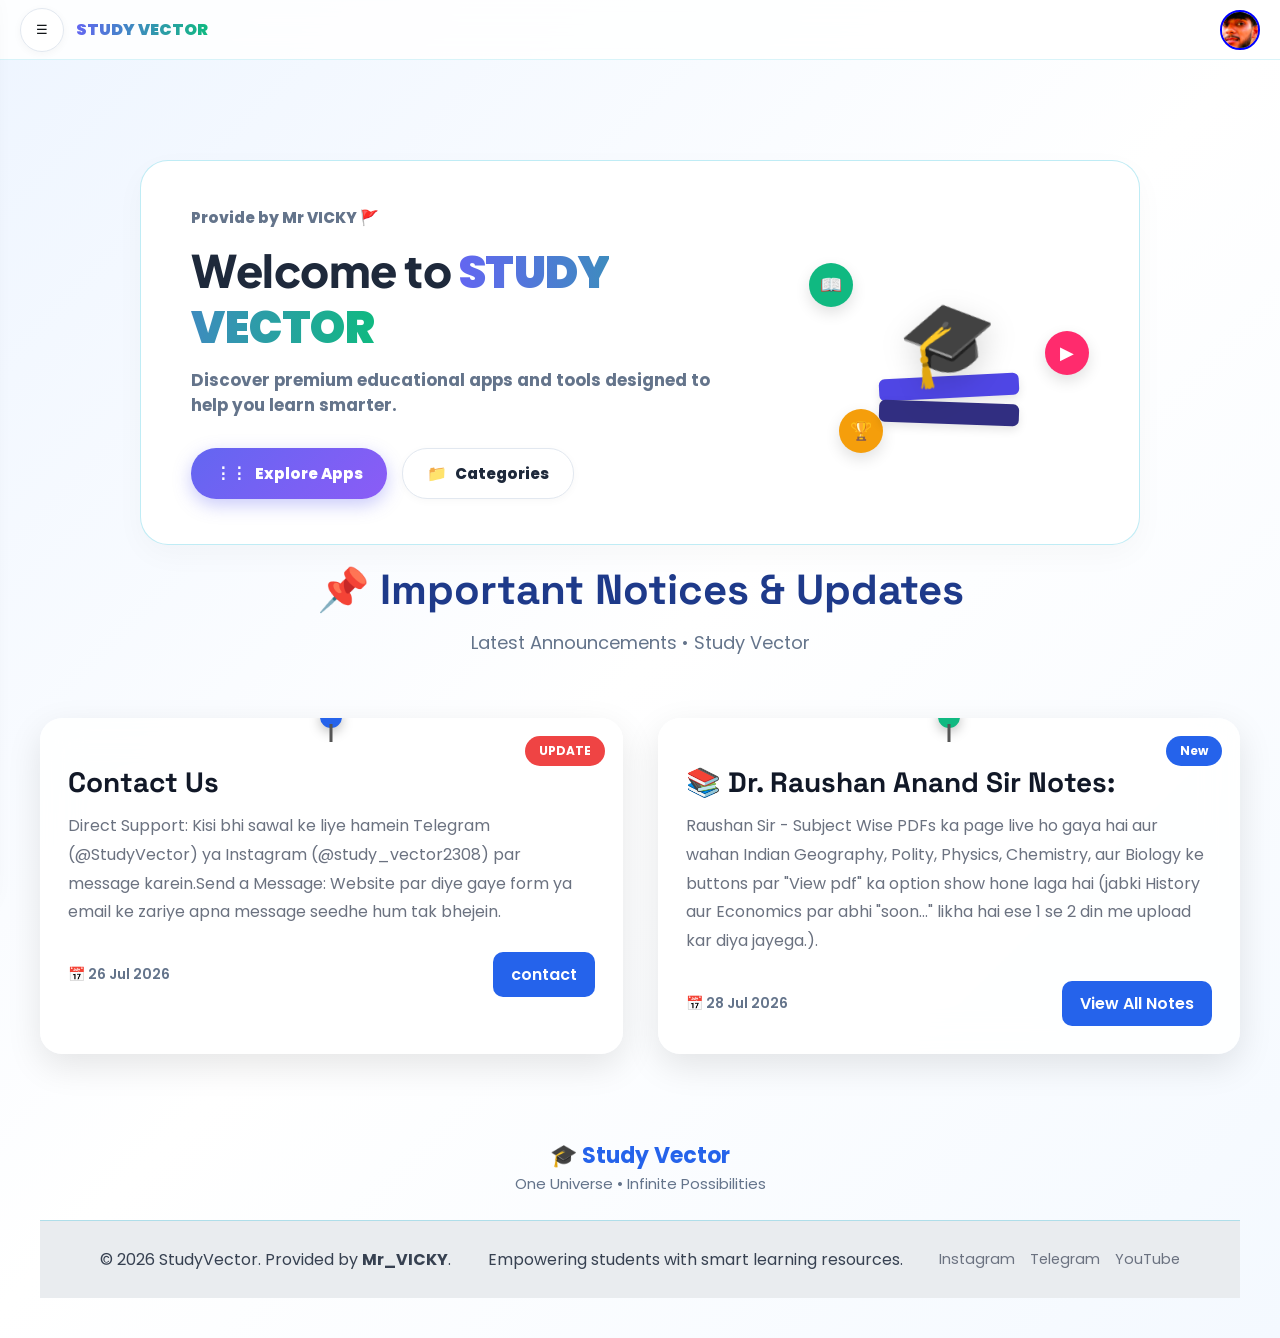
<file: index.html>
<!DOCTYPE html>
<html lang="en">

<head>
    <meta charset="UTF-8">
    <meta name="viewport" content="width=device-width, initial-scale=1.0">
    <title>Study Vector</title>
    <link rel="icon" type="image/jpeg" href="logo.png">
    <link rel="stylesheet" href="style.css">
    <link href="https://fonts.googleapis.com/css2?family=Plus+Jakarta+Sans:wght@700;800;900&display=swap"
        rel="stylesheet">
    <meta property="logo.jpg" content="logo.png">
</head>

<body>

    <header class="site-header">
        <div class="header-left">
            <button class="menu-btn" id="menuToggle">☰</button>
        
            <div class="auto-color-logo">
                <span class="logo-dot"></span>
                <span class="logo-text">STUDY VECTOR</span>
            </div>
        </div>

        <div class="header-right">
            <a href="about.html" style="text-decoration: none; display: inline-block;">
                <div class="profile-avatar">
                    <img src="MY.jpg" alt="Profile"
                        style="width: 100%; height: 100%; object-fit: cover; border-radius: 50%;">
                </div>
            </a>
        </div>
    </header>

    <main>
        <section class="welcome-hero-section">
            <div class="welcome-card">
                <!-- Left Side: Content -->
                <div class="welcome-content">
                    <div class="greeting-badge">
                        Provide by Mr VICKY 🚩
                    </div>

                    <h1 class="welcome-title">
                        Welcome to <span class="highlight-brand">STUDY VECTOR</span>
                    </h1>

                    <p class="welcome-subtitle">
                        Discover premium educational apps and tools designed to help you learn smarter.
                    </p>

                    <div class="welcome-btn-group">
                        <a href="#apps" class="btn-primary">
                            <span class="btn-icon">⋮⋮</span> Explore Apps
                        </a>
                        <a href="notes.html" class="btn-secondary">
                            <span class="btn-icon">📁</span> Categories
                        </a>
                    </div>
                </div>

                <!-- Right Side: Visual Graphic Elements -->
                <div class="welcome-graphic">
                    <!-- Floating Small Icons -->
                    <div class="floating-icon icon-book">📖</div>
                    <div class="floating-icon icon-trophy">🏆</div>
                    <div class="floating-icon icon-play">▶</div>

                    <!-- Graduation Cap & Books Center Graphics -->
                    <div class="graphic-center-art">
                        <div class="grad-cap">🎓</div>
                        <div class="stacked-books">
                            <div class="book book-top"></div>
                            <div class="book book-bottom"></div>
                        </div>
                    </div>
                </div>
            </div>
        </section>

        <div id="notice-box"></div>
        <script>
            fetch('Notice.html')
                .then(r => r.text())
                .then(h => document.getElementById('notice-box').innerHTML = h);
        </script>
    </main>

    <footer class="site-footer">
        <div class="footer-container">
            <div class="footer-left">
                <p>&copy; 2026 StudyVector. Provided by <strong>Mr_VICKY</strong>.</p>
            </div>
            <div class="footer-center">
                <p>Empowering students with smart learning resources.</p>
            </div>
            <div class="footer-right">
                <a href="#" target="_blank">Instagram</a>
                <a href="https://t.me/studyvector" target="_blank">Telegram</a>
                <a href="#" target="_blank">YouTube</a>
            </div>
        </div>
    </footer>

    <!-- Sidebar Overlay (Background Dimming) -->
    <div class="sidebar-overlay" id="sidebarOverlay"></div>

    <!-- Sidebar Drawer Container -->
    <div class="sidebar-drawer" id="sidebarDrawer">
        <!-- Sidebar Header -->
        <div class="sidebar-header">
            <div class="sidebar-brand-box">
                <div class="sidebar-logo-icon"
                    style="width: 40px; height: 40px; background: #00b4d8; border-radius: 10px; display: flex; align-items: center; justify-content: center; overflow: hidden;">
                    <img src="logo.jpg" alt="Logo" style="width: 100%; height: 100%; object-fit: cover;">
                </div>
                <div>
                    <h2 class="sidebar-title">STUDY VECTOR</h2>
                    <p class="sidebar-subtitle">POWERED BY Mr_VICKY 🚩</p>
                </div>
            </div>
        </div>

        <!-- Sidebar Navigation Links -->
        <nav class="sidebar-nav">
            <ul>
                <li>
                    <a href="index.html" class="nav-item active">
                        <span class="nav-icon">🏠</span>
                        <span>Home</span>
                    </a>
                </li>
                <li>
                    <a href="notes.html" class="nav-item">
                        <span class="nav-icon">📚</span>
                        <span>Notes & PDFs</span>
                    </a>
                </li>
                <li>
                    <a href="community.html" class="nav-item">
                        <span class="nav-icon">👥</span>
                        <span>Community</span>
                    </a>
                </li>
                <li>
                    <a href="#" class="nav-item">
                        <span class="nav-icon">⚙️</span>
                        <span>Settings</span>
                    </a>
                </li>
                <li>
                    <a href="about.html" class="nav-item">
                        <span class="nav-icon">👤</span>
                        <span>About Developer</span>
                    </a>
                </li>
                <li>
                    <a href="./Contact.html" class="nav-item">
                        <span class="nav-icon">❓</span>
                        <span>Help Center & Guides</span>
                    </a>
                </li>
            </ul>
        </nav>
    </div>

    <!-- JavaScript File Loaded at the Bottom -->
    <script src="./script.js"></script>
</body>

</html>
</file>
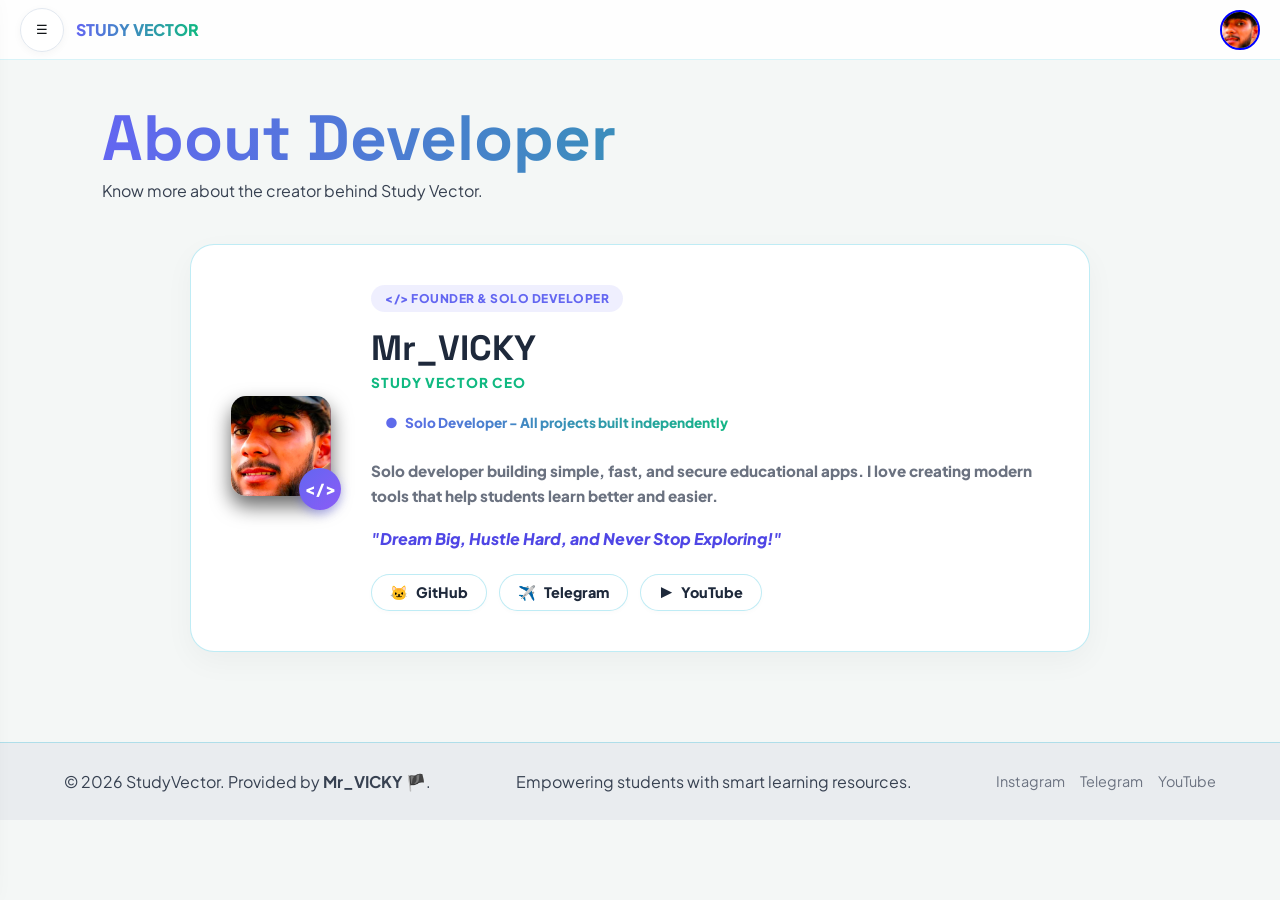
<file: about.html>
<!DOCTYPE html>
<html lang="hi">

<head>
    <meta charset="UTF-8">
    <meta name="viewport" content="width=device-width, initial-scale=1.0">
    <title>Study Vector - About Developer</title>
    <link rel="icon" type="image/jpeg" href="logo.png">
    <link rel="stylesheet" href="style.css">
    <script src="./script.js" defer></script>
</head>

<body>

    <!-- Header & Navbar -->
    <header class="site-header">
        <div class="header-left">
            <button class="menu-btn" id="menuToggle">☰</button>
            <div class="auto-color-logo">
                <span class="logo-dot"></span>
                <span class="logo-text">STUDY VECTOR</span>
            </div>
        </div>

        <div class="header-right">
            <!-- <div class="streak-badge">
                <span class="fire-icon">🔥</span>
                <span class="streak-count">1</span>
            </div> -->

            <!-- <button class="theme-toggle" id="themeToggle" aria-label="Toggle Theme"></button> -->

            <a href="about.html" style="text-decoration: none; display: inline-block;">
                <div class="profile-avatar">
                    <img src="MY.jpg" alt="Profile"
                        style="width: 100%; height: 100%; object-fit: cover; border-radius: 50%;">
                </div>
            </a>
        </div>
    </header>

    <!-- Main Content -->
    <main class="main-content">
        <div class="notes-hero">
            <h1 class="gradient-text">About Developer</h1>
            <p>Know more about the creator behind Study Vector.</p>
        </div>

        <!-- Developer Profile Card Section -->
        <section class="developer-section">
            <div class="developer-card">
                <!-- Left Side: Profile Image with Floating Badge -->
                <div class="dev-img-container">
                    <img src="MY.jpg" alt="Developer Profile" class="dev-avatar">
                    <div class="dev-floating-badge">&lt;/&gt;</div>
                </div>

                <!-- Right Side: Details -->
                <div class="dev-info">
                    <div class="badge-top">&lt;/&gt; FOUNDER & SOLO DEVELOPER</div>
                    <h2>Mr_VICKY</h2>
                    <div class="dev-subtitle">STUDY VECTOR CEO</div>

                    <div class="dev-tag">
                        <span>●</span> Solo Developer - All projects built independently
                    </div>

                    <p class="dev-bio">
                        Solo developer building simple, fast, and secure educational apps. I love creating modern tools
                        that help students learn better and easier.
                    </p>

                    <blockquote class="dev-quote">
                        "Dream Big, Hustle Hard, and Never Stop Exploring!"
                    </blockquote>

                    <div class="dev-social-buttons">
                        <a href="https://github.com" target="_blank" class="dev-btn">
                            <span>🐱</span> GitHub
                        </a>
                        <a href="https://t.me/studyvector" target="_blank" class="dev-btn">
                            <span>✈️</span> Telegram
                        </a>
                        <a href="https://youtube.com" target="_blank" class="dev-btn">
                            <span>▶️</span> YouTube
                        </a>
                    </div>
                </div>
            </div>
        </section>
    </main>

    <!-- Footer -->
    <footer class="site-footer">
        <div class="footer-container">
            <div class="footer-left">
                <p>&copy; 2026 StudyVector. Provided by <strong>Mr_VICKY</strong> 🏴.</p>
            </div>
            <div class="footer-center">
                <p>Empowering students with smart learning resources.</p>
            </div>
            <div class="footer-right">
                <a href="#" target="_blank">Instagram</a>
                <a href="https://t.me/studyvector" target="_blank">Telegram</a>
                <a href="#" target="_blank">YouTube</a>
            </div>
        </div>
    </footer>

    <!-- Sidebar Structure Container -->
    <div class="sidebar-overlay" id="sidebarOverlay"></div>

    <div class="sidebar-drawer" id="sidebarDrawer">
        <div class="sidebar-header"
            style="display: flex; align-items: center; justify-content: space-between; padding: 20px 15px; border-bottom: 1px solid #edf2f7;">
            <div class="sidebar-brand-box" style="display: flex; align-items: center; gap: 10px;">
                <div class="sidebar-logo-icon"
                    style="width: 40px; height: 40px; background: #00b4d8; border-radius: 10px; display: flex; align-items: center; justify-content: center; overflow: hidden;">
                    <img src="logo.jpg" alt="Logo" style="width: 100%; height: 100%; object-fit: cover;">
                </div>
                 <div>
                    <h2 class="sidebar-title">STUDY VECTOR</h2>
                    <p class="sidebar-subtitle">POWERED BY Mr_VICKY 🏴</p>
                </div>
            </div>
            <button class="sidebar-close-btn" id="sidebarClose"
                style="background: #f7fafc; border: 1px solid #e2e8f0; width: 36px; height: 36px; border-radius: 50%; cursor: pointer;">✕</button>
        </div>

        <nav class="sidebar-nav">
            <ul>
                <li>
                    <a href="index.html" class="nav-item">
                        <span class="nav-icon">🏠</span>
                        <span>Home</span>
                    </a>
                </li>
                <li>
                    <a href="notes.html" class="nav-item">
                        <span class="nav-icon">📚</span>
                        <span>Notes & PDFs</span>
                    </a>
                </li>
                <li>
                    <a href="community.html" class="nav-item">
                        <span class="nav-icon">👥</span>
                        <span>Community</span>
                    </a>
                </li>
                <li>
                    <a href="#" class="nav-item">
                        <span class="nav-icon">⚙️</span>
                        <span>Settings</span>
                    </a>
                </li>
                <li>
                    <a href="about.html" class="nav-item active">
                        <span class="nav-icon">👤</span>
                        <span>About Developer</span>
                    </a>
                </li>
                <li>
                    <a href="./Contact.html" class="nav-item">
                        <span class="nav-icon">❓</span>
                        <span>Help Center & Guides</span>
                    </a>
                </li>
            </ul>
        </nav>
    </div>

</body>

</html>
</file>
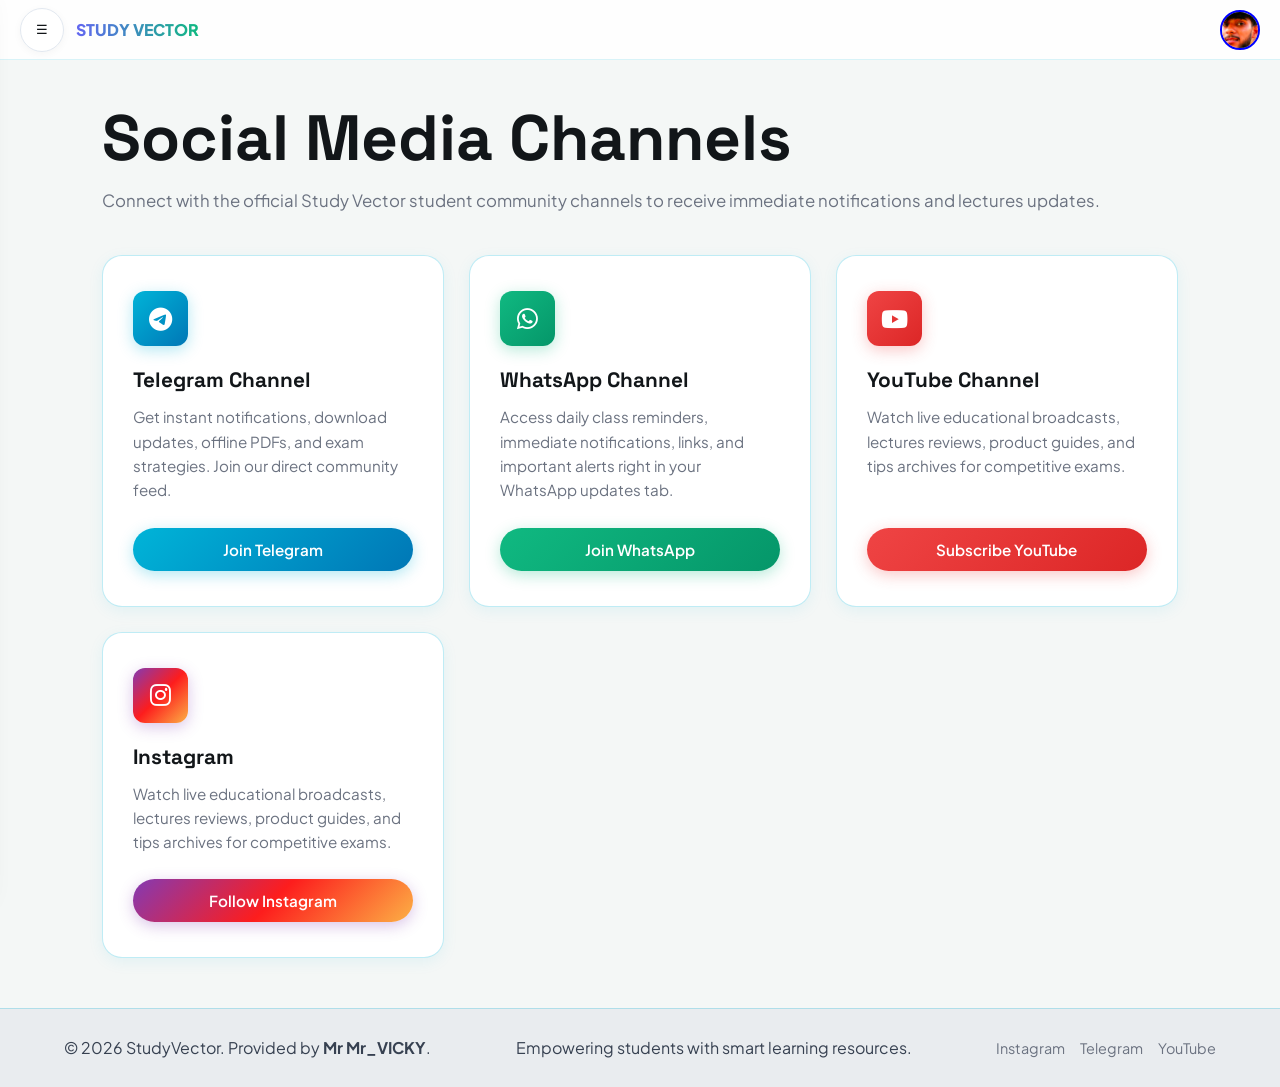
<file: Community.html>
<!DOCTYPE html>
<html lang="hi">

<head>
    <meta charset="UTF-8">
    <meta name="viewport" content="width=device-width, initial-scale=1.0">
    <title>Study Vector - Community</title>
    <link rel="icon" type="image/jpeg" href="logo.png">
    <link rel="stylesheet" href="style.css">
    <link rel="stylesheet" href="https://cdnjs.cloudflare.com/ajax/libs/font-awesome/6.4.0/css/all.min.css">
</head>

<body>

    <!-- Header & Navbar -->
    <header class="site-header">
        <div class="header-left">
            <button class="menu-btn" id="menuToggle">☰</button>
            <div class="auto-color-logo">
                <span class="logo-dot"></span>
                <span class="logo-text">STUDY VECTOR</span>
            </div>
        </div>

        <div class="header-right">
            <!-- <div class="streak-badge">
                <span class="fire-icon">🔥</span>
                <span class="streak-count">1</span>
            </div> -->

            <!-- <button class="theme-toggle" id="themeToggle" aria-label="Toggle Theme"></button> -->

            <a href="about.html" style="text-decoration: none; display: inline-block;">
                <div class="profile-avatar">
                    <img src="MY.jpg" alt="Profile"
                        style="width: 100%; height: 100%; object-fit: cover; border-radius: 50%;">
                </div>
            </a>

        </div>
    </header>

    <!-- Main Content / Community Section -->
    <main class="community-section">
        <div class="community-header">
            <h1>Social Media Channels</h1>
            <p>Connect with the official Study Vector student community channels to receive immediate notifications and
                lectures updates.</p>
        </div>

        <div class="community-grid">

            <!-- Telegram Card -->
            <div class="community-card">
                <div>
                    <div class="card-icon-box telegram-box">
                        <i class="fab fa-telegram-plane"></i>
                    </div>
                    <h3>Telegram Channel</h3>
                    <p>Get instant notifications, download updates, offline PDFs, and exam strategies. Join our direct
                        community feed.</p>
                </div>
                <a href="https://t.me/studyvector" target="_blank" class="community-btn telegram-btn">Join Telegram</a>
            </div>

            <!-- WhatsApp Card -->
            <div class="community-card">
                <div>
                    <div class="card-icon-box whatsapp-box">
                        <i class="fab fa-whatsapp"></i>
                    </div>
                    <h3>WhatsApp Channel</h3>
                    <p>Access daily class reminders, immediate notifications, links, and important alerts right in your
                        WhatsApp updates tab.</p>
                </div>
                <a href="#" target="_blank" class="community-btn whatsapp-btn">Join WhatsApp</a>
            </div>

            <!-- YouTube Card -->
            <div class="community-card">
                <div>
                    <div class="card-icon-box youtube-box">
                        <i class="fab fa-youtube"></i>
                    </div>
                    <h3>YouTube Channel</h3>
                    <p>Watch live educational broadcasts, lectures reviews, product guides, and tips archives for
                        competitive exams.</p>
                </div>
                <a href="#" target="_blank" class="community-btn youtube-btn">Subscribe YouTube</a>
            </div>

            <!-- Instagram Card -->
            <div class="community-card">
                <div>
                    <div class="card-icon-box instagram-box">
                        <i class="fab fa-instagram"></i>
                    </div>
                    <h3>Instagram</h3>
                    <p>Watch live educational broadcasts, lectures reviews, product guides, and tips archives for
                        competitive exams.</p>
                </div>
                <a href="https://www.instagram.com/study_vector2308?igsh=ZzJ6dThsaXI5MWRh" target="_blank" class="community-btn instagram-btn">Follow Instagram</a>
            </div>

        </div>
    </main>

    <footer class="site-footer">
        <div class="footer-container">
            <div class="footer-left">
                <p>&copy; 2026 StudyVector. Provided by <strong>Mr Mr_VICKY</strong>.</p>
            </div>
            <div class="footer-center">
                <p>Empowering students with smart learning resources.</p>
            </div>
            <div class="footer-right">
                <a href="#" target="_blank">Instagram</a>
                <a href="https://t.me/studyvector" target="_blank">Telegram</a>
                <a href="#" target="_blank">YouTube</a>
            </div>
        </div>
    </footer>

    <!-- ================= ================= -->
    <!-- Sidebar Overlay & Drawer (Added)    -->
    <!-- ================= ================= -->
    <div class="sidebar-overlay" id="sidebarOverlay"></div>

    <div class="sidebar-drawer" id="sidebarDrawer">
        <!-- Sidebar Header -->
        <div class="sidebar-header">
            <div class="sidebar-brand-box">


                <div class="sidebar-logo-icon"
                    style="width: 40px; height: 40px; background: #00b4d8; border-radius: 10px; display: flex; align-items: center; justify-content: center; overflow: hidden;">
                    <img src="MY.jpg" alt="Logo" style="width: 100%; height: 100%; object-fit: cover;">
                </div>


                <div>
                    <h2 class="sidebar-title">STUDY VECTOR</h2>
                    <p class="sidebar-subtitle">POWERED BY Mr_VICKY 🏴</p>
                </div>
            </div>
            <button class="sidebar-close-btn" id="sidebarClose">✕</button>
        </div>

        <!-- Sidebar Navigation Links -->
        <nav class="sidebar-nav">
            <ul>
                <li>
                    <a href="index.html" class="nav-item">
                        <span class="nav-icon">🏠</span>
                        <span>Home</span>
                    </a>
                </li>
                <li>
                    <a href="notes.html" class="nav-item">
                        <span class="nav-icon">📚</span>
                        <span>Notes & PDFs</span>
                    </a>
                </li>
                <li>
                    <a href="community.html" class="nav-item active">
                        <span class="nav-icon">👥</span>
                        <span>Community</span>
                    </a>
                </li>

                <!-- <li>
                    <a href="bookmarks.html" class="nav-item">
                        <span class="nav-icon">🔖</span>
                        <span>Bookmarks</span>
                    </a>
                </li> -->
                <li>
                    <a href="#" class="nav-item">
                        <span class="nav-icon">⚙️</span>
                        <span>Settings</span>
                    </a>
                </li>
                <li>
                    <a href="about.html" class="nav-item">
                        <span class="nav-icon">👤</span>
                        <span>About Developer</span>
                    </a>
                </li>
                <li>
                    <a href="./Contact.html" class="nav-item">
                        <span class="nav-icon">❓</span>
                        <span>Help Center & Guides</span>
                    </a>
                </li>
            </ul>
        </nav>
    </div>

    <script src="script.js"></script>
</body>

</html>
</file>
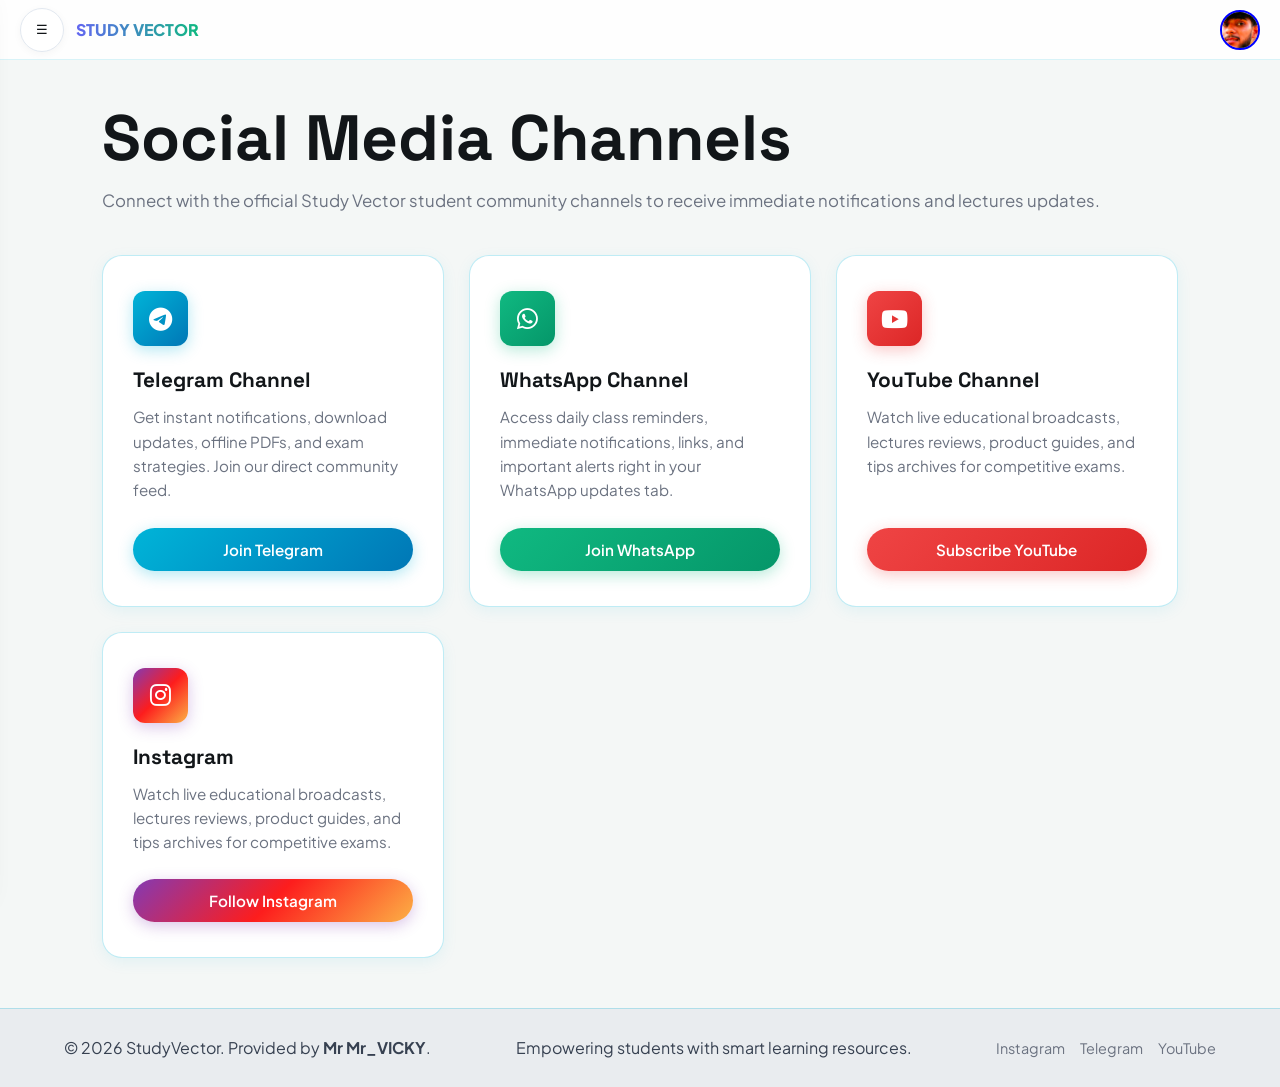
<file: community.html>
<!DOCTYPE html>
<html lang="hi">

<head>
    <meta charset="UTF-8">
    <meta name="viewport" content="width=device-width, initial-scale=1.0">
    <title>Study Vector - Community</title>
    <link rel="icon" type="image/jpeg" href="logo.png">
    <link rel="stylesheet" href="style.css">
    <link rel="stylesheet" href="https://cdnjs.cloudflare.com/ajax/libs/font-awesome/6.4.0/css/all.min.css">
</head>

<body>

    <!-- Header & Navbar -->
    <header class="site-header">
        <div class="header-left">
            <button class="menu-btn" id="menuToggle">☰</button>
            <div class="auto-color-logo">
                <span class="logo-dot"></span>
                <span class="logo-text">STUDY VECTOR</span>
            </div>
        </div>

        <div class="header-right">
            <!-- <div class="streak-badge">
                <span class="fire-icon">🔥</span>
                <span class="streak-count">1</span>
            </div> -->

            <!-- <button class="theme-toggle" id="themeToggle" aria-label="Toggle Theme"></button> -->

            <a href="about.html" style="text-decoration: none; display: inline-block;">
                <div class="profile-avatar">
                    <img src="MY.jpg" alt="Profile"
                        style="width: 100%; height: 100%; object-fit: cover; border-radius: 50%;">
                </div>
            </a>

        </div>
    </header>

    <!-- Main Content / Community Section -->
    <main class="community-section">
        <div class="community-header">
            <h1>Social Media Channels</h1>
            <p>Connect with the official Study Vector student community channels to receive immediate notifications and
                lectures updates.</p>
        </div>

        <div class="community-grid">

            <!-- Telegram Card -->
            <div class="community-card">
                <div>
                    <div class="card-icon-box telegram-box">
                        <i class="fab fa-telegram-plane"></i>
                    </div>
                    <h3>Telegram Channel</h3>
                    <p>Get instant notifications, download updates, offline PDFs, and exam strategies. Join our direct
                        community feed.</p>
                </div>
                <a href="https://t.me/studyvector" target="_blank" class="community-btn telegram-btn">Join Telegram</a>
            </div>

            <!-- WhatsApp Card -->
            <div class="community-card">
                <div>
                    <div class="card-icon-box whatsapp-box">
                        <i class="fab fa-whatsapp"></i>
                    </div>
                    <h3>WhatsApp Channel</h3>
                    <p>Access daily class reminders, immediate notifications, links, and important alerts right in your
                        WhatsApp updates tab.</p>
                </div>
                <a href="#" target="_blank" class="community-btn whatsapp-btn">Join WhatsApp</a>
            </div>

            <!-- YouTube Card -->
            <div class="community-card">
                <div>
                    <div class="card-icon-box youtube-box">
                        <i class="fab fa-youtube"></i>
                    </div>
                    <h3>YouTube Channel</h3>
                    <p>Watch live educational broadcasts, lectures reviews, product guides, and tips archives for
                        competitive exams.</p>
                </div>
                <a href="#" target="_blank" class="community-btn youtube-btn">Subscribe YouTube</a>
            </div>

            <!-- Instagram Card -->
            <div class="community-card">
                <div>
                    <div class="card-icon-box instagram-box">
                        <i class="fab fa-instagram"></i>
                    </div>
                    <h3>Instagram</h3>
                    <p>Watch live educational broadcasts, lectures reviews, product guides, and tips archives for
                        competitive exams.</p>
                </div>
                <a href="https://www.instagram.com/study_vector2308?igsh=ZzJ6dThsaXI5MWRh" target="_blank" class="community-btn instagram-btn">Follow Instagram</a>
            </div>

        </div>
    </main>

    <footer class="site-footer">
        <div class="footer-container">
            <div class="footer-left">
                <p>&copy; 2026 StudyVector. Provided by <strong>Mr Mr_VICKY</strong>.</p>
            </div>
            <div class="footer-center">
                <p>Empowering students with smart learning resources.</p>
            </div>
            <div class="footer-right">
                <a href="#" target="_blank">Instagram</a>
                <a href="https://t.me/studyvector" target="_blank">Telegram</a>
                <a href="#" target="_blank">YouTube</a>
            </div>
        </div>
    </footer>

    <!-- ================= ================= -->
    <!-- Sidebar Overlay & Drawer (Added)    -->
    <!-- ================= ================= -->
    <div class="sidebar-overlay" id="sidebarOverlay"></div>

    <div class="sidebar-drawer" id="sidebarDrawer">
        <!-- Sidebar Header -->
        <div class="sidebar-header">
            <div class="sidebar-brand-box">


                <div class="sidebar-logo-icon"
                    style="width: 40px; height: 40px; background: #00b4d8; border-radius: 10px; display: flex; align-items: center; justify-content: center; overflow: hidden;">
                    <img src="logo.jpg" alt="Logo" style="width: 100%; height: 100%; object-fit: cover;">
                </div>


                <div>
                    <h2 class="sidebar-title">STUDY VECTOR</h2>
                    <p class="sidebar-subtitle">POWERED BY Mr_VICKY 🏴</p>
                </div>
            </div>
            <button class="sidebar-close-btn" id="sidebarClose">✕</button>
        </div>

        <!-- Sidebar Navigation Links -->
        <nav class="sidebar-nav">
            <ul>
                <li>
                    <a href="index.html" class="nav-item">
                        <span class="nav-icon">🏠</span>
                        <span>Home</span>
                    </a>
                </li>
                <li>
                    <a href="notes.html" class="nav-item">
                        <span class="nav-icon">📚</span>
                        <span>Notes & PDFs</span>
                    </a>
                </li>
                <li>
                    <a href="community.html" class="nav-item active">
                        <span class="nav-icon">👥</span>
                        <span>Community</span>
                    </a>
                </li>

                <!-- <li>
                    <a href="bookmarks.html" class="nav-item">
                        <span class="nav-icon">🔖</span>
                        <span>Bookmarks</span>
                    </a>
                </li> -->
                <li>
                    <a href="#" class="nav-item">
                        <span class="nav-icon">⚙️</span>
                        <span>Settings</span>
                    </a>
                </li>
                <li>
                    <a href="about.html" class="nav-item">
                        <span class="nav-icon">👤</span>
                        <span>About Developer</span>
                    </a>
                </li>
                <li>
                    <a href="./Contact.html" class="nav-item">
                        <span class="nav-icon">❓</span>
                        <span>Help Center & Guides</span>
                    </a>
                </li>
            </ul>
        </nav>
    </div>

    <script src="script.js"></script>
</body>

</html>
</file>
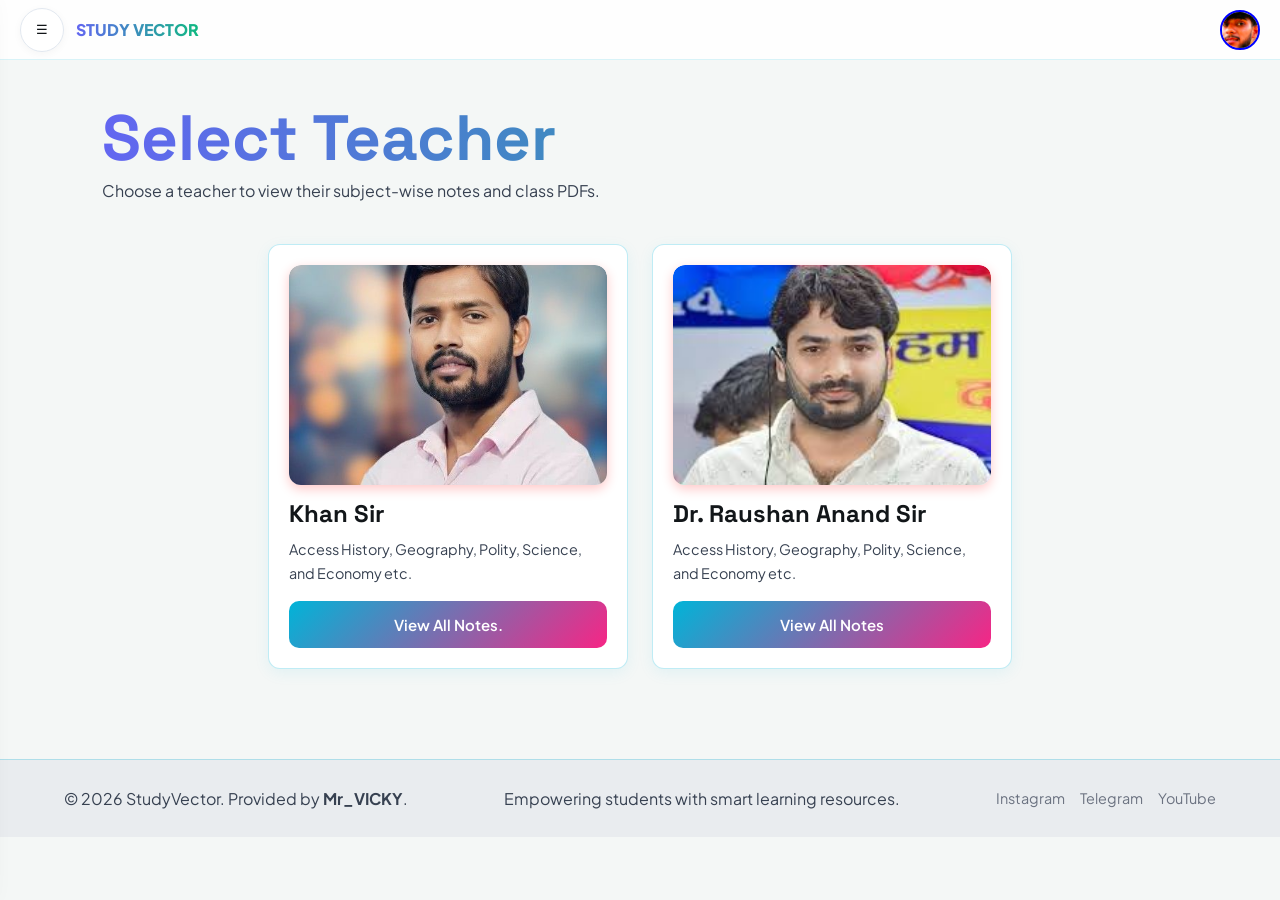
<file: notes.html>
<!DOCTYPE html>
<html lang="hi">

<head>
    <meta charset="UTF-8">
    <meta name="viewport" content="width=device-width, initial-scale=1.0">
    <title>StudyVector - Select Teacher</title>
    <link rel="icon" type="logo.jpg" href="logo.png">
    <link rel="stylesheet" href="style.css">
    <script src="./script.js" defer></script>
</head>

<body>

    <!-- Header / Navbar -->
    <header class="site-header">
        <div class="header-left">
            <button class="menu-btn" id="menuToggle">☰</button>
           
            <div class="auto-color-logo">
                <span class="logo-dot"></span>
                <span class="logo-text">STUDY VECTOR</span>
            </div>
        </div>

        <div class="header-right">
            <!-- <div class="streak-badge">
                <span class="fire-icon">🔥</span>
                <span class="streak-count">1</span>
            </div> -->

            <!-- <button class="theme-toggle" id="themeToggle" aria-label="Toggle Theme"></button> -->

            <a href="about.html" style="text-decoration: none; display: inline-block;">
                <div class="profile-avatar">
                    <img src="MY.jpg" alt="Profile"
                        style="width: 100%; height: 100%; object-fit: cover; border-radius: 50%;">
                </div>
            </a>
        </div>
    </header>

    <!-- Teacher Selection Section -->
    <main class="main-content">
        <section class="notes-hero">
            <h1 class="gradient-text">Select Teacher</h1>
            <p>Choose a teacher to view their subject-wise notes and class PDFs.</p>
        </section>

        <section class="notes-grid-container">

            <!-- Teacher 1: Khan Sir -->
            <div class="note-card teacher-card">
                <div class="teacher-img-box">
                    <img src="khan sir.jpg" alt="Khan Sir">
                </div>
                <h3>Khan Sir</h3>
                <p>Access History, Geography, Polity, Science, and Economy etc.</p>
                <a href="khan sir_notes.html" class="download-btn">View All Notes.</a>
            </div>
            

            <!-- Teacher 2: Dir. Raushan Anand Sir -->
            <div class="note-card teacher-card">
                <div class="teacher-img-box">
                    <img src="dr. raushan anand sir.jpg" alt="Dr. Raushan Anand Sir">
                </div>
                <h3>Dr. Raushan Anand Sir</h3>
                <p>Access History, Geography, Polity, Science, and Economy etc.</p>
                <a href="Raushan sir.html" class="download-btn">View All Notes</a>
            </div>
            

    

        </section>
    </main>

    <!-- Professional Footer -->
    <footer class="site-footer">
        <div class="footer-container">
            <div class="footer-left">
                <p>&copy; 2026 StudyVector. Provided by <strong>Mr_VICKY</strong>.</p>
            </div>
            <div class="footer-center">
                <p>Empowering students with smart learning resources.</p>
            </div>
            <div class="footer-right">
                <a href="#" target="_blank">Instagram</a>
                <a href="https://t.me/studyvector" target="_blank">Telegram</a>
                <a href="#" target="_blank">YouTube</a>
            </div>
        </div>
    </footer>

    <!-- ========================================== -->
    <!-- Proper Sidebar Structure (Overlay + Drawer)-->
    <!-- ========================================== -->
    <div class="sidebar-overlay" id="sidebarOverlay"></div>

    <div class="sidebar-drawer" id="sidebarDrawer">
        <div class="sidebar-header"
            style="display: flex; align-items: center; justify-content: space-between; padding: 20px 15px; border-bottom: 1px solid #edf2f7;">
            <div class="sidebar-brand-box" style="display: flex; align-items: center; gap: 10px;">

                <div class="sidebar-logo-icon"
                    style="width: 40px; height: 40px; background: #00b4d8; border-radius: 10px; display: flex; align-items: center; justify-content: center; overflow: hidden;">
                    <img src="logo.jpg" alt="Logo" style="width: 100%; height: 100%; object-fit: cover;">
                </div>

                <div>
                    <h2 class="sidebar-title">STUDY VECTOR</h2>
                    <p class="sidebar-subtitle">POWERED BY Mr_VICKY 🏴</p>
                </div>

            </div>
            <button class="sidebar-close-btn" id="sidebarClose"
                style="background: #f7fafc; border: 1px solid #e2e8f0; width: 36px; height: 36px; border-radius: 50%; cursor: pointer;">✕</button>
        </div>

        <nav class="sidebar-nav">
            <ul>
                <li>
                    <a href="index.html" class="nav-item">
                        <span class="nav-icon">🏠</span>
                        <span>Home</span>
                    </a>
                </li>
                <li>
                    <a href="notes.html" class="nav-item active">
                        <span class="nav-icon">📚</span>
                        <span>Notes & PDFs</span>
                    </a>
                </li>
                <li>
                    <a href="community.html" class="nav-item">
                        <span class="nav-icon">👥</span>
                        <span>Community</span>
                    </a>
                </li>

                <!-- <li>
                    <a href="bookmarks.html" class="nav-item">
                        <span class="nav-icon">🔖</span>
                        <span>Bookmarks</span>
                    </a>
                </li> -->
                <li>
                    <a href="#" class="nav-item">
                        <span class="nav-icon">⚙️</span>
                        <span>Settings</span>
                    </a>
                </li>
                <li>
                    <a href="about.html" class="nav-item">
                        <span class="nav-icon">👤</span>
                        <span>About Developer</span>
                    </a>
                </li>
                <li>
                    <a href="./Contact.html" class="nav-item">
                        <span class="nav-icon">❓</span>
                        <span>Help Center & Guides</span>
                    </a>
                </li>
            </ul>
        </nav>
    </div>

</body>

</html>
</file>
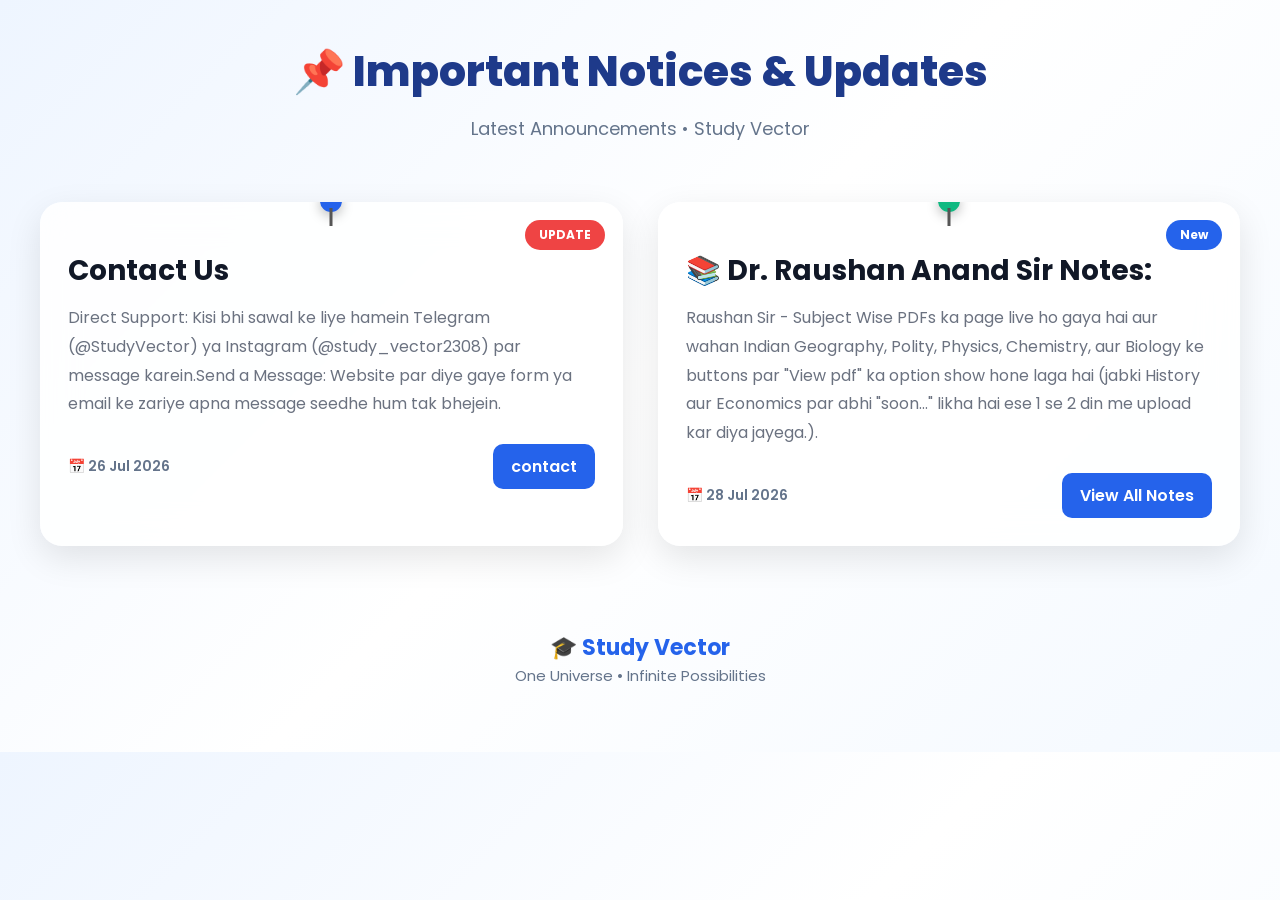
<file: Notice.html>
<!DOCTYPE html>
<html lang="en">
<head>
<meta charset="UTF-8">
<meta name="viewport" content="width=device-width,initial-scale=1.0">
<title>Study Vector - Notice Board</title>

<link href="https://fonts.googleapis.com/css2?family=Poppins:wght@300;400;600;700;800&display=swap" rel="stylesheet">

<style>

*{
margin:0;
padding:0;
box-sizing:border-box;
font-family:'Poppins',sans-serif;
}

body{

background:linear-gradient(135deg,#eef5ff,#ffffff,#f4f9ff);

padding:40px;

overflow-x:hidden;

}

.notice-board{

max-width:1200px;

margin:auto;

}

.heading{

text-align:center;

margin-bottom:60px;

}

.heading h1{

font-size:42px;

color:#1e3a8a;

font-weight:800;

}

.heading p{

margin-top:12px;

color:#64748b;

font-size:18px;

}

.timeline{

display:grid;

grid-template-columns:repeat(auto-fit,minmax(300px,1fr));

gap:35px;

}

.notice{

position:relative;

background:rgba(255,255,255,.85);

backdrop-filter:blur(18px);

border-radius:22px;

padding:28px;

box-shadow:0 12px 35px rgba(0,0,0,.10);

transition:.4s;

overflow:hidden;

}

.notice:hover{

transform:translateY(-10px);

}

.notice::before{

content:"";

position:absolute;

left:-120%;

top:0;

width:100%;

height:100%;

background:linear-gradient(

90deg,

transparent,

rgba(255,255,255,.6),

transparent

);

transition:1s;

}

.notice:hover::before{

left:130%;

}

.pin{

position:absolute;

top:-12px;

left:50%;

transform:translateX(-50%);

width:22px;

height:22px;

border-radius:50%;

background:#2563eb;

box-shadow:0 4px 12px rgba(0,0,0,.25);

animation:bounce 2s infinite;

}

.pin::after{

content:"";

position:absolute;

width:3px;

height:18px;

background:#555;

left:50%;

top:18px;

transform:translateX(-50%);

}

@keyframes bounce{

50%{

transform:translateX(-50%) translateY(-5px);

}

}

.badge{

position:absolute;

top:18px;

right:18px;

padding:6px 14px;

border-radius:20px;

font-size:12px;

font-weight:700;

color:#fff;

}

.new{

background:#ef4444;

animation:pulse 1.5s infinite;

}

.exam{

background:#2563eb;

}

.result{

background:#10b981;

}

.holiday{

background:#f59e0b;

}

@keyframes pulse{

50%{

transform:scale(1.08);

}

}

.notice h2{

margin-top:20px;

font-size:28px;

color:#111827;

}

.notice p{

margin-top:12px;

line-height:1.8;

color:#6b7280;

}

.footer{

display:flex;

justify-content:space-between;

align-items:center;

margin-top:25px;

}

.date{

font-size:14px;

font-weight:600;

color:#64748b;

}

.pdf{

text-decoration:none;

background:#2563eb;

padding:10px 18px;

border-radius:10px;

color:#fff;

font-weight:600;

transition:.3s;

}

.pdf:hover{

background:#1d4ed8;

}
/* ===========================
   Responsive
=========================== */

@media(max-width:768px){

.heading h1{
font-size:32px;
}

.timeline{
grid-template-columns:1fr;
}

.notice{
padding:22px;
}

.footer{
flex-direction:column;
gap:12px;
align-items:flex-start;
}

}

/* Footer */

.study-footer{

margin-top:60px;

text-align:center;

padding:25px;

color:#64748b;

font-size:15px;

}

.study-footer b{

color:#2563eb;

font-size:22px;

}

</style>

</head>

<body>

<div class="notice-board">

<div class="heading">

<h1>📌 Important Notices & Updates</h1>

<p>Latest Announcements • Study Vector</p>

</div>

<div class="timeline">

<div class="notice">

<div class="pin"></div>

<div class="badge new">UPDATE</div>

<h2>Contact Us</h2>

<p>
​Direct Support: Kisi bhi sawal ke liye hamein Telegram (@StudyVector) ya Instagram (@study_vector2308) par message karein.
​Send a Message: Website par diye gaye form ya email ke zariye apna message seedhe hum tak bhejein.
</p>

<div class="footer">

<span class="date">📅 26 Jul 2026</span>
<a href="Contact.html" class="pdf">contact</a>
</div>
</div>




<div class="notice">

<div class="pin" style="background:#10b981"></div>
<div class="badge exam">New</div>

<h2>📚 Dr. Raushan Anand Sir Notes:
</h2>

<p>
Raushan Sir - Subject Wise PDFs ka page live ho gaya hai aur wahan Indian Geography, Polity, Physics, Chemistry, aur Biology ke buttons par "View pdf" ka option show hone laga hai (jabki History aur Economics par abhi "soon..." likha hai ese 1 se 2 din me upload kar diya jayega.).


<div class="footer">

<span class="date">📅 28 Jul 2026</span>
   <a href="#" class="pdf">View All Notes</a>

</div>
</div>










</div>

<div class="study-footer">

<b>🎓 Study Vector</b>

<br>

One Universe • Infinite Possibilities

</div>

</div>

<script>

const cards=document.querySelectorAll(".notice");

let current=0;

setInterval(()=>{

cards.forEach(card=>card.style.boxShadow="0 12px 35px rgba(0,0,0,.10)");

cards[current].style.boxShadow="0 0 30px rgba(37,99,235,.45)";

current++;

if(current>=cards.length){

current=0;

}

},2500);

</script>

</body>
</html>
</file>
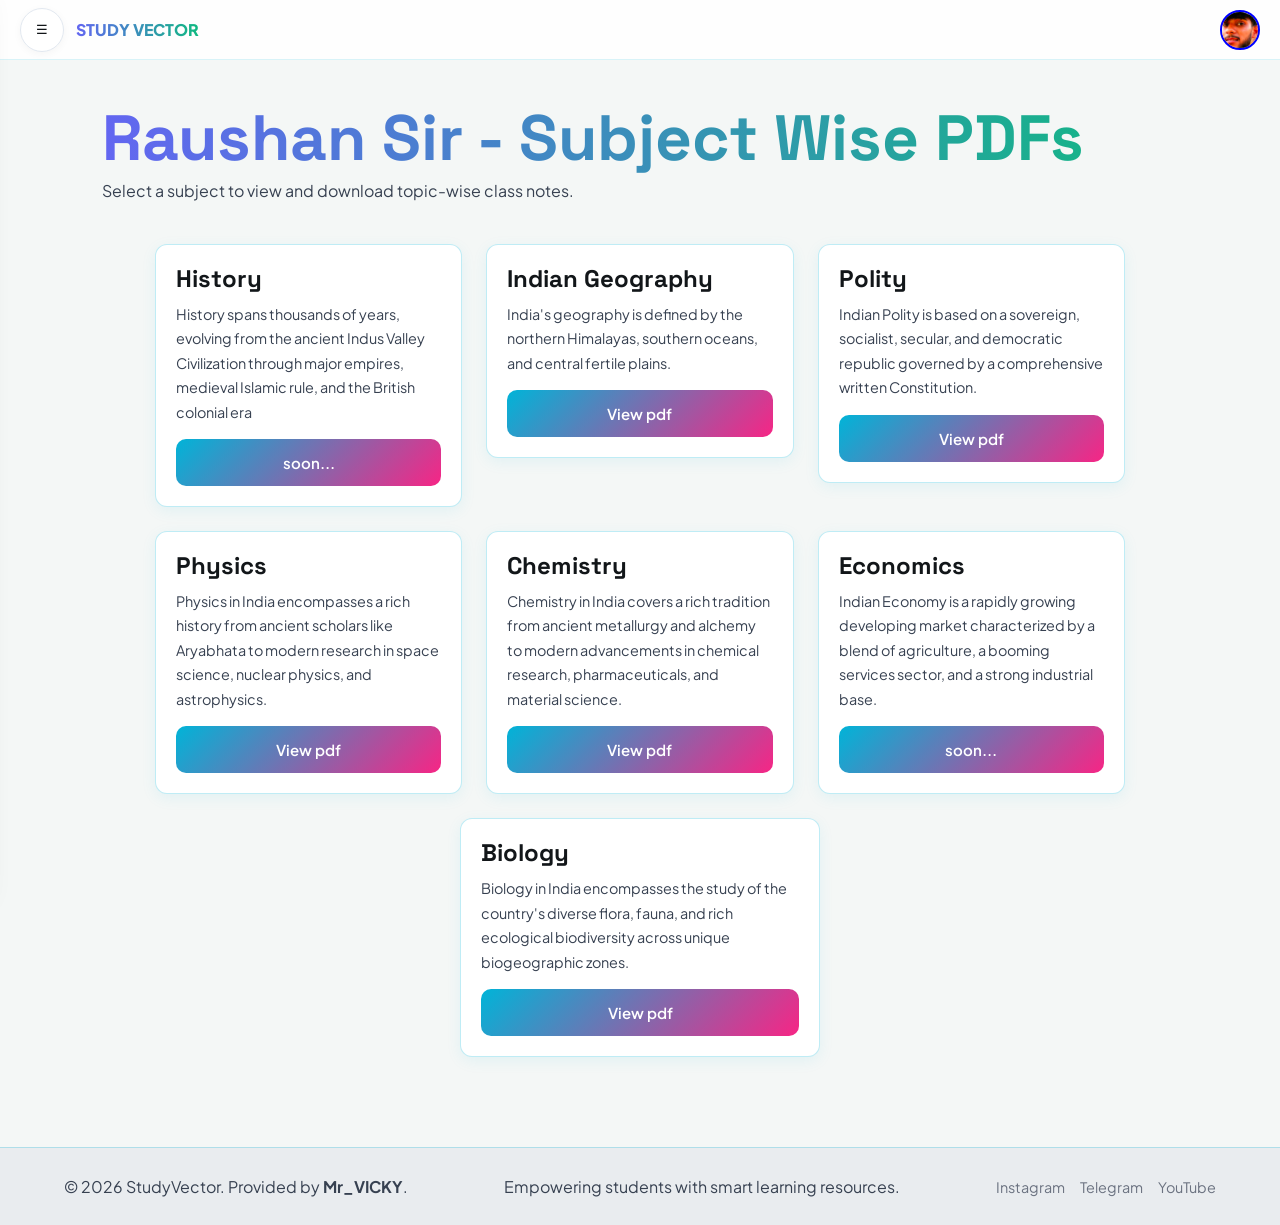
<file: Raushan sir.html>
<!DOCTYPE html>
<html lang="hi">

<head>
    <meta charset="UTF-8">
    <meta name="viewport" content="width=device-width, initial-scale=1.0">
    <title>StudyVector - Raushan sir PDF Notes</title>
    <link rel="icon" type="image/jpeg" href="logo.png">
    <link rel="stylesheet" href="./style.css">
    <script src="./script.js" defer></script>
</head>

<body>

    <!-- Header / Navbar -->
    <header class="site-header">
        <div class="header-left">
            <button class="menu-btn" id="menuToggle">☰</button>
           <div class="auto-color-logo">
                <span class="logo-dot"></span>
                <span class="logo-text">STUDY VECTOR</span>
            </div>
        </div>

        <div class="header-right">
            <!-- <div class="streak-badge">
                <span class="fire-icon">🔥</span>
                <span class="streak-count">1</span>
            </div> -->

            <!-- <button class="theme-toggle" id="themeToggle" aria-label="Toggle Theme"></button> -->

            <a href="about.html" style="text-decoration: none; display: inline-block;">
                <div class="profile-avatar">
                    <img src="MY.jpg" alt="Profile"
                        style="width: 100%; height: 100%; object-fit: cover; border-radius: 50%;">
                </div>
            </a>
        </div>
    </header>

    <!-- Subject Wise PDF Section -->
    <main class="main-content">
        <section class="notes-hero">
            <h1 class="gradient-text"> Raushan Sir - Subject Wise PDFs</h1>
            <p>Select a subject to view and download topic-wise class notes.</p>
        </section>

        <section
 class="notes-grid-container">

            <!-- Subject 1: History -->

            <div class="note-card">
                <h3>History</h3>
                <p>History spans thousands of years, evolving from the ancient Indus Valley Civilization through major empires, medieval Islamic rule, and the British colonial era</p>
                <a href="#"
                    class="download-btn" target="_blank">soon...</a>
            </div>

            <!-- Subject 2: Geography -->
            <div class="note-card">
                <h3> Indian Geography</h3>
                <p>India's geography is defined by the northern Himalayas, southern oceans, and central fertile plains.</p>
                <a href="https://drive.google.com/file/d/1S6acOUS-m67QUgpzWkDpI5QWp8B0qBGW/view?usp=drivesdk"
                    class="download-btn" target="_blank">View pdf</a>
            </div>

            <!-- Subject 3: Polity -->

          <div class="note-card">
                <h3>Polity</h3>
                <p>Indian Polity is based on a sovereign, socialist, secular, and democratic republic governed by a comprehensive written Constitution.</p>
                <a href="https://drive.google.com/file/d/1aY9plLG-96KGPgSpUpkARjPm0hY-4Mbi/view?usp=drivesdk"
                    class="download-btn" target="_blank">View pdf</a>
            </div>

            <!-- Subject 4: PHYSICS -->

            <div class="note-card">
                <h3>Physics</h3>
                <p>Physics in India encompasses a rich history from ancient scholars like Aryabhata to modern research in space science, nuclear physics, and astrophysics.</p>
                <a href="https://drive.google.com/file/d/11bQspx9hCO0gElyJW15iB43CcC1XvXn2/view?usp=drivesdk"
                    class="download-btn" target="_blank">View pdf</a>
            </div>

            <!-- chemistry -->

                        <div class="note-card">
                <h3>Chemistry</h3>
                <p>Chemistry in India covers a rich tradition from ancient metallurgy and alchemy to modern advancements in chemical research, pharmaceuticals, and material science.</p>
                <a href="https://drive.google.com/file/d/1A4P45fDPV4TPWu9lC0Ivgxop179FzS2X/view?usp=drivesdk"
                    class="download-btn" target="_blank">View pdf</a>
            </div>



            <!-- Subject 5: ECONOMIC -->
           <div class="note-card">
                <h3>Economics</h3>
                <p>Indian Economy is a rapidly growing developing market characterized by a blend of agriculture, a booming services sector, and a strong industrial base. </p>
                <a href="#"
                    class="download-btn" target="_blank">soon...</a>
            </div>

            <!-- Subject 6: Biology -->

            <div class="note-card">
                <h3>Biology</h3>
                <p>Biology in India encompasses the study of the country's diverse flora, fauna, and rich ecological biodiversity across unique biogeographic zones.</p>
                <a href="https://drive.google.com/file/d/1I16H81JT4x3RwiXzs_xVc23ulETGq5I0/view?usp=drivesdk"
                    class="download-btn" target="_blank">View pdf</a>
            </div>


            <!-- Subject 7: World Atlas blank Map -->

           

            <!-- Subject 8: INDIA Atlas blank Map -->
           

        </section>
    </main>

    <!-- Professional Footer -->
    <footer class="site-footer">
        <div class="footer-container">
            <div class="footer-left">
                <p>&copy; 2026 StudyVector. Provided by <strong>Mr_VICKY</strong>.</p>
            </div>
            <div class="footer-center">
                <p>Empowering students with smart learning resources.</p>
            </div>
            <div class="footer-right">
                <a href="#" target="_blank">Instagram</a>
                <a href="https://t.me/studyvector" target="_blank">Telegram</a>
                <a href="#" target="_blank">YouTube</a>
            </div>
        </div>
    </footer>

    <!-- ========================================== -->
    <!-- Proper Sidebar Structure (Overlay + Drawer)-->
    <!-- ========================================== -->
    <div class="sidebar-overlay" id="sidebarOverlay"></div>

    <div class="sidebar-drawer" id="sidebarDrawer">
        <div class="sidebar-header"
            style="display: flex; align-items: center; justify-content: space-between; padding: 20px 15px; border-bottom: 1px solid #edf2f7;">
            <div class="sidebar-brand-box" style="display: flex; align-items: center; gap: 10px;">
                <div class="sidebar-logo-icon">
                    <img src="logo.jpg" alt="Logo" style="width: 24px; height: 24px;">
                </div>
                <div>
                    <h2 class="sidebar-title" style="font-size: 0.95rem; font-weight: 800;">STUDY VECTOR</h2>
                    <p class="sidebar-subtitle" style="font-size: 0.65rem; color: #718096;">POWERED BY Mr_VICKY 🏴</p>
                </div>
            </div>
            <button class="sidebar-close-btn" id="sidebarClose"
                style="background: #f7fafc; border: 1px solid #e2e8f0; width: 36px; height: 36px; border-radius: 50%; cursor: pointer;">✕</button>
        </div>

        <nav class="sidebar-nav">
            <ul>
                <li>
                    <a href="index.html" class="nav-item">
                        <span class="nav-icon">🏠</span>
                        <span>Home</span>
                    </a>
                </li>
                <li>
                    <a href="notes.html" class="nav-item active">
                        <span class="nav-icon">📚</span>
                        <span>Notes & PDFs</span>
                    </a>
                </li>
                <li>
                    <a href="community.html" class="nav-item">
                        <span class="nav-icon">👥</span>
                        <span>Community</span>
                    </a>
                </li>

                <!-- <li>
                    <a href="bookmarks.html" class="nav-item">
                        <span class="nav-icon">🔖</span>
                        <span>Bookmarks</span>
                    </a>
                </li> -->
                <li>
                    <a href="#" class="nav-item">
                        <span class="nav-icon">⚙️</span>
                        <span>Settings</span>
                    </a>
                </li>
                <li>
                    <a href="about.html" class="nav-item">
                        <span class="nav-icon">👤</span>
                        <span>About Developer</span>
                    </a>
                </li>
                <li>
                    <a href="./Contact.html" class="nav-item">
                        <span class="nav-icon">❓</span>
                        <span>Help Center & Guides</span>
                    </a>
                </li>
            </ul>
        </nav>
    </div>

</body>

    </html>
</file>
<file: style.css>
@import url('https://fonts.googleapis.com/css2?family=Plus+Jakarta+Sans:wght@300;400;500;600;700;800&family=Space+Grotesk:wght@400;500;600;700;800&display=swap');

* {
    padding: 0;
    margin: 0;
    box-sizing: border-box;
}

:root {
    --color-primary: #00b4d8;
    --color-primary-glow: rgba(0, 180, 216, 0.2);
    --color-secondary: #f72585;
    --color-secondary-glow: rgba(247, 37, 133, 0.2);
    --color-accent: #7209b7;

    --color-bg-base: #f4f7f6;
    --color-bg-section: #ffffff;
    --color-bg-footer: #e9ecef;
    --color-surface: #ffffff;

    --color-border: rgba(0, 180, 216, 0.25);

    --white: #121619;
    --color-text-body: #374151;
    --color-text-muted: #6b7280;

    --font-display: 'Space Grotesk', sans-serif;
    --font-body: 'Plus Jakarta Sans', sans-serif;

    --radius-sm: 6px;
    --radius-md: 12px;
    --radius-lg: 20px;

    --shadow-sm: 0 4px 15px rgba(0, 180, 216, 0.08);
    --shadow-md: 0 10px 30px rgba(0, 180, 216, 0.12);

    --gradient-accent: linear-gradient(135deg, var(--color-primary) 0%, var(--color-secondary) 100%);
}

html {
    font-size: 16px;
    scroll-behavior: smooth;
}

body {
    background-color: var(--color-bg-base);
    font-family: var(--font-body);
    color: var(--color-text-body);
    overflow-x: hidden;
}

h1,
h2,
h3,
h4,
h5,
h6 {
    font-family: var(--font-display);
    font-weight: 700;
    line-height: 1.2;
    color: var(--white);
}

h1 {
    font-size: clamp(2.2rem, 5vw, 4rem);
}

h2 {
    font-size: clamp(1.6rem, 3.5vw, 2.5rem);
}

h3 {
    font-size: clamp(1.2rem, 2vw, 1.5rem);
}

p {
    font-size: 1rem;
    line-height: 1.7;
    color: var(--color-text-body);
}

ul {
    list-style: none;
}

a {
    text-decoration: none;
}

img,
video {
    max-width: 100%;
    height: auto;
}


/* ========================================== */
/* 2. Global Resets & Body Styles (Pura Page)  */
/* ========================================== */
* {
    padding: 0;
    margin: 0;
    box-sizing: border-box;
}

body {
    background-color: var(--color-bg-base);
    font-family: var(--font-body);
    color: var(--color-text-body);
    overflow-x: hidden;
}

/* ========================================== */
/* 3. Header Styling (Upar ka Navbar)         */
/* ========================================== */
.site-header {
    position: fixed;
    top: 0;
    left: 0;
    width: 100%;
    height: 60px;
    background-color: rgba(255, 255, 255, 0.85);
    backdrop-filter: blur(12px);
    -webkit-backdrop-filter: blur(12px);
    display: flex;
    justify-content: space-between;
    align-items: center;
    padding: 0 20px;
    border-bottom: 1px solid rgba(0, 180, 216, 0.15);
    z-index: 1000;
}


.header-left {
    display: flex;
    align-items: center;
    gap: 12px;
}






.menu-btn {
    background: #ffffff;
    border: 1px solid #e2e8f0;
    width: 44px;
    height: 44px;
    border-radius: 50%;
    display: flex;
    align-items: center;
    justify-content: center;
    cursor: pointer;
    box-shadow: 0 2px 8px rgba(0, 0, 0, 0.04);
    color: #121619;
}

.brand-dot {
    width: 8px;
    height: 8px;
    background-color: #833ab4;
    border-radius: 50%;
}

.brand-title {
    font-family: var(--font-display);
    font-size: 1.15rem;
    font-weight: 700;
    letter-spacing: 0.04em;
    color: #121619;
}

.header-right {
    display: flex;
    align-items: center;
    gap: 10px;
}

.streak-badge {
    display: flex;
    align-items: center;
    gap: 6px;
    background: #fffbf0;
    border: 1px solid #ffeeba;
    padding: 6px 14px;
    border-radius: 50px;
    font-family: var(--font-display);
    font-weight: 700;
    font-size: 0.9rem;
    color: #b7791f;
}

.theme-toggle {
    background: #ffffff;
    border: 1px solid #e2e8f0;
    width: 40px;
    height: 40px;
    border-radius: 50%;
    display: flex;
    align-items: center;
    justify-content: center;
    cursor: pointer;
    color: #4a5568;
}

.profile-avatar {
    width: 40px;
    height: 40px;
    border-radius: 50%;
    background: linear-gradient(135deg, #e0c3fc 0%, #8ec5fc 100%);
    border: 2px solid blue;
}

.profile-avatar:hover {
    box-shadow: 0 4px 12px rgba(0, 180, 216, 0.5);
    zoom: 1.1;
}

/* ========================================== */
/* Notes / Teacher Cards Grid Styling         */
/* ========================================== */
.notes-grid-container {
    display: flex !important;
    flex-direction: row !important; /* Cards ko line mein rakhne ke liye */
    flex-wrap: wrap !important;     /* Agar screen choti ho toh niche aa jayein */
    align-items: stretch !important; /* Sabhi cards ki height barabar karne ke liye */
    justify-content: center !important;
    gap: 24px !important;
    width: 100% !important;
    padding: 0 15px !important;
}

.main-content {
    padding: 50px 8%;
    background-color: var(--color-bg-base);
    min-height: 75vh;
}

/* Sabhi cards ka size ek jaisa fix karne ke liye */
.notes-grid-container .note-card,
.card {
    flex: 1 1 280px !important; /* Minimum width 280px rahegi aur sab barabar stretch honge */
    max-width: 340px !important; /* Koi bhi card 340px se bada nahi hoga */
    width: 100% !important;
    background-color: var(--color-bg-section);
    border: 1px solid var(--color-border);
    border-radius: var(--radius-md);
    padding: 20px;
    box-shadow: var(--shadow-sm);
    display: flex;
    flex-direction: column;
    box-sizing: border-box;
    transition: transform 0.3s ease, border-color 0.3s ease;
}

.note-card:hover {
    transform: translateY(-4px);
    border-color: var(--color-primary);
    box-shadow: 0 0 15px var(--color-primary-glow);
}

.note-card h3 {
    color: var(--white);
    margin-bottom: 8px;
}

.note-card p {
    font-size: 0.9rem;
    margin-bottom: 15px;
    flex-grow: 1; /* Text space ko barabar manage karne ke liye */
}

/* Cards ke andar wali images ya top boxes ka size equal karne ke liye */
.note-card img, 
.note-card .semester-img-box,
.card img {
    width: 100% !important;
    height: 300px !important; /* Teeno ki image/box ki height bilkul equal hogi */
    object-fit: cover !important;
    border-radius: 12px;
    margin-bottom: 15px;
}

.download-btn {
    display: inline-block;
    padding: 8px 16px;
    background: var(--gradient-accent);
    color: #fff;
    border-radius: var(--radius-sm);
    font-weight: 500;
    font-size: 0.85rem;
    text-align: center;
    text-decoration: none;
    margin-top: auto; /* Button ko hamesha card ke sabse niche align karne ke liye */
}

main {
    padding-top: 100px !important;
}


main {
    padding-top: 100px !important;
    /* Header ki height ke barabar ya usse thoda zyada gap */
}



/* ========================================== */
/* Community Section Styling */
/* ========================================== */

.community-section {
    padding: 50px 8%;
    background-color: var(--color-bg-base);
    min-height: 75vh;
}

.community-header {
    margin-bottom: 40px;
}

.community-header h1 {
    color: var(--white);
    margin-bottom: 10px;
}

.community-header p {
    color: var(--color-text-muted);
    font-size: 1.05rem;
}

.community-grid {
    display: grid;
    grid-template-columns: repeat(auto-fit, minmax(280px, 1fr));
    gap: 25px;
}

.community-card {
    background: var(--color-surface);
    border: 1px solid var(--color-border);
    border-radius: var(--radius-lg);
    padding: 35px 30px;
    display: flex;
    flex-direction: column;
    justify-content: space-between;
    box-shadow: var(--shadow-sm);
    transition: transform 0.3s ease, box-shadow 0.3s ease, border-color 0.3s ease;
}

.community-card:hover {
    transform: translateY(-6px);
    box-shadow: var(--shadow-md);
    border-color: var(--color-primary);
}

.card-icon-box {
    width: 55px;
    height: 55px;
    border-radius: var(--radius-md);
    display: flex;
    align-items: center;
    justify-content: center;
    font-size: 24px;
    margin-bottom: 22px;
}

.telegram-box {
    background: rgba(0, 180, 216, 0.12);
    color: var(--color-primary);
}

.whatsapp-box {
    background: rgba(16, 185, 129, 0.12);
    color: #10b981;
}

.youtube-box {
    background: rgba(239, 68, 68, 0.12);
    color: #ef4444;
}

.instagram-box {
    background: rgba(131, 58, 180, 0.12);
    color: #833ab4;
}

.community-card h3 {
    font-size: 1.3rem;
    margin-bottom: 12px;
    color: var(--white);
}

.community-card p {
    color: var(--color-text-muted);
    font-size: 0.95rem;
    line-height: 1.6;
    margin-bottom: 25px;
}

.community-btn {
    text-align: center;
    padding: 12px 24px;
    border-radius: 50px;
    font-weight: 600;
    font-size: 0.95rem;
    text-decoration: none;
    transition: transform 0.2s ease, opacity 0.2s ease;
    display: inline-block;
}

.community-btn:hover {
    transform: scale(1.02);
    opacity: 0.95;
}


.telegram-btn {
    background: linear-gradient(135deg, #00b4d8, #0077b6);
    color: #ffffff;
    box-shadow: 0 4px 15px rgba(0, 180, 216, 0.3);
}

.whatsapp-btn {
    background: linear-gradient(135deg, #10b981, #059669);
    color: #ffffff;
    box-shadow: 0 4px 15px rgba(16, 185, 129, 0.3);
}

.youtube-btn {
    background: linear-gradient(135deg, #ef4444, #dc2626);
    color: #ffffff;
    box-shadow: 0 4px 15px rgba(239, 68, 68, 0.3);
}

.instagram-btn {
    background: linear-gradient(135deg, #833ab4, #fd1d1d, #fcb045);
    color: #ffffff;
    box-shadow: 0 4px 15px rgba(131, 58, 180, 0.3);
}

.telegram-box {
    background: linear-gradient(135deg, #00b4d8, #0077b6);
    color: #ffffff;
    box-shadow: 0 4px 15px rgba(0, 180, 216, 0.3);
}

.whatsapp-box {
    background: linear-gradient(135deg, #10b981, #059669);
    color: #ffffff;
    box-shadow: 0 4px 15px rgba(16, 185, 129, 0.3);
}

.youtube-box {
    background: linear-gradient(135deg, #ef4444, #dc2626);
    color: #ffffff;
    box-shadow: 0 4px 15px rgba(239, 68, 68, 0.3);
}

.instagram-box {
    background: linear-gradient(135deg, #833ab4, #fd1d1d, #fcb045);
    color: #ffffff;
    box-shadow: 0 4px 15px rgba(131, 58, 180, 0.3);
}


/*==========================================
/* Footer */
/* ==========================================  */

.site-footer {
    background-color: var(--color-bg-footer);
    border-top: 1px solid var(--color-border);
    padding: 25px 5%;
    font-size: 0.9rem;
}

.footer-container {
    max-width: 1200px;
    margin: 0 auto;
    display: flex;
    justify-content: space-between;
    align-items: center;
    flex-wrap: wrap;
    gap: 15px;
}

.footer-right {
    display: flex;
    gap: 15px;
}

.footer-right a {
    color: var(--color-text-muted);
}

.footer-right a:hover {
    color: var(--color-primary);
}



/* ==========================================
   Responsive Breakpoints
   ========================================== */


@media (max-width: 1024px) {
    header {
        padding: 15px 4%;
    }

    main {
        padding: 90px 4% 30px;
    }

    .hero-section {
        gap: 30px;
    }
}

@media (max-width: 768px) {
    header {
        flex-direction: column;
        gap: 10px;
        padding: 12px 15px;
        position: relative;
    }

    header nav ul {
        gap: 8px;
        flex-wrap: wrap;
        justify-content: center;
    }

    header nav a {
        padding: 6px 10px;
        font-size: 0.85rem;
    }

    main {
        padding: 20px 15px;
    }

    .hero-section {
        flex-direction: column;
        text-align: center;
        min-height: auto;
        padding: 20px 0;
        gap: 25px;
    }

    .left-hero {
        align-items: center;
    }

    #cta {
        justify-content: center;
    }

    .notes-grid-container {
        grid-template-columns: 1fr;
    }

    .footer-container {
        flex-direction: column;
        text-align: center;
    }
}

@media (max-width: 480px) {
    h1 {
        font-size: 1.8rem;
    }

    h2 {
        font-size: 1.4rem;
    }

    #cta {
        flex-direction: column;
        width: 100%;
    }

    #cta a {
        width: 100%;
    }
}

/* ==========================================  */
/* Contact Page Specific Styles */
/* ==========================================  */
.notes-grid-container {
    display: grid;
    grid-template-columns: repeat(2, minmax(300px, 450px));
    /* Dono cards ki fixed width range set karne ke liye */
    justify-content: center;
    /* Grid ko bilkul center mein lane ke liye */
    gap: 30px;
    max-width: 1000px;
    margin: 40px auto;
    padding: 0 20px;
}

.support-card {
    background: var(--color-surface);
    border: 1px solid var(--color-border);
    box-shadow: var(--shadow-sm);
    border-radius: var(--radius-lg);
    padding: 35px 30px;
    /* Padding badhayi taaki box lamba/bada lage */
    display: flex;
    flex-direction: column;
    justify-content: space-between;
}

.note-card {
    background: var(--color-surface);
    border: 1px solid var(--color-border);
    box-shadow: var(--shadow-sm);
    border-radius: var(--radius-lg);
    padding: 35px 30px;
    height: 100%;
    display: flex;
    flex-direction: column;
    justify-content: space-between;
}

.support-card p {
    color: var(--color-text-muted);
    font-size: 14px;
    line-height: 1.6;
    margin-bottom: 16px;
}

.support-card strong {
    color: var(--color-text-primary);
}

.social-link {
    color: var(--color-primary);
}

.form-card {
    grid-column: span 1;
    /* Ab yeh sirf 1 column lega kyunki total hi 2 columns hain */
}

.form-card h3 {
    color: var(--color-text-primary);
    margin-bottom: 5px;
}

#contact-form {
    display: flex;
    flex-direction: column;
    gap: 15px;
    margin-top: 15px;
}

/* ========================================== */
/* Input & Textarea Styling with Glow Effect */
/* ========================================== */

#contact-form input,
#contact-form textarea {
    width: 100%;
    padding: 14px;
    background: var(--color-bg-section);
    border: 1px solid var(--color-border);
    color: var(--color-text-primary);
    border-radius: var(--radius-lg);
    box-sizing: border-box;
    font-size: 14px;
    outline: none;
    transition: all 0.3s ease;
    box-shadow: var(--shadow-sm);
}

/* ========================================== */
/* Focus Glow Effect */
/* ========================================== */

#contact-form input:focus,
#contact-form textarea:focus {
    border-color: var(--color-primary);
    box-shadow: var(--shadow-md);
    background: var(--color-surface);
}

#contact-form textarea {
    resize: none;
}

.download-btn {
    width: 100%;
    padding: 14px;
    cursor: pointer;
    border: none;
    text-align: center;
    background: var(--gradient-accent);
    color: var(--color-surface);
    font-weight: 600;
    border-radius: 10px;
    font-size: 15px;
    transition: opacity 0.2s ease;
}

.download-btn:hover {
    opacity: 0.9;
}

/* ========================================== */
/* teacher ka photo box styling */
/* ========================================== */

.teacher-img-box {
    width: 100%;
    height: 220px;
    /* Apni zaroorat ke hisab se height adjust kar sakte hain */
    border-radius: 12px;
    /* Photo ko radius dene ke liye */
    overflow: hidden;
    margin-bottom: 15px;
    box-shadow: 0 4px 12px rgba(255, 0, 0, 0.219);
    /* Halka sa shadow */
    background: var(--color-bg-section);
    /* Agar image load nahi hoti to background color */
}

.teacher-img-box img {
    width: 100%;
    height: 100%;
    object-fit: cover;
}

/* ========================================== */
/* Sidebar Background Overlay (Dim Effect)    */
/* ========================================== */
.sidebar-overlay {
    position: fixed;
    top: 0;
    left: 0;
    width: 100%;
    height: 100%;
    background-color: rgba(0, 0, 0, 0.5);
    backdrop-filter: blur(4px);
    -webkit-backdrop-filter: blur(4px);
    opacity: 0;
    visibility: hidden;
    transition: all 0.3s ease;
    z-index: 1999;
}

.sidebar-overlay.active {
    opacity: 1;
    visibility: visible;
}

/* ========================================== */
/* Sidebar Drawer Box Styling                 */
/* ========================================== */
.sidebar-drawer {
    position: fixed;
    top: 0;
    left: -320px;
    /* Shuru mein screen se bahar chhipa rahega */
    width: 300px;
    height: 100%;
    background-color: #ffffff;
    box-shadow: 5px 0 25px rgba(0, 0, 0, 0.1);
    transition: left 0.35s cubic-bezier(0.4, 0, 0.2, 1);
    z-index: 2000;
    display: flex;
    flex-direction: column;
}

.sidebar-drawer.active {
    left: 0;
}

/* ========================================== */
/* Sidebar Header (Logo & Close Button)       */
/* ========================================== */
.sidebar-header {
    display: flex;
    align-items: center;
    justify-content: space-between;
    padding: 20px 15px;
    border-bottom: 1px solid #edf2f7;
}

.sidebar-brand-box {
    display: flex;
    align-items: center;
    gap: 10px;
}

.sidebar-logo-icon {
    width: 42px;
    height: 42px;
    border-radius: 12px;
    background: linear-gradient(135deg, #00b4d8, #0077b6);
    display: flex;
    align-items: center;
    justify-content: center;
    box-shadow: 0 4px 12px rgba(0, 180, 216, 0.25);
}

.sidebar-logo-icon img {
    width: 24px;
    height: 24px;
    object-fit: contain;
}

.sidebar-title {
    font-family: 'Space Grotesk', sans-serif;
    font-size: 0.95rem;
    font-weight: 800;
    color: #121619;
    letter-spacing: 0.03em;
}

.sidebar-subtitle {
    font-family: 'Plus Jakarta Sans', sans-serif;
    font-size: 0.65rem;
    font-weight: 700;
    color: green;
    letter-spacing: 0.05em;
    margin-top: 2px;
}

/* Close ('X') Button */
.sidebar-close-btn {
    background: #f7fafc;
    border: 1px solid #e2e8f0;
    width: 36px;
    height: 36px;
    border-radius: 50%;
    display: flex;
    align-items: center;
    justify-content: center;
    cursor: pointer;
    color: #4a5568;
    transition: background 0.2s;
}

.sidebar-close-btn:hover {
    background: #edf2f7;
}

/* ========================================== */
/* Sidebar Navigation List & Items            */
/* ========================================== */
.sidebar-nav {
    flex: 1;
    overflow-y: auto;
    padding: 15px 12px;
}

.sidebar-nav ul {
    list-style: none;
    display: flex;
    flex-direction: column;
    gap: 6px;
}

.nav-item {
    display: flex;
    align-items: center;
    gap: 14px;
    padding: 12px 16px;
    border-radius: 14px;
    text-decoration: none;
    font-family: 'Plus Jakarta Sans', sans-serif;
    font-weight: 600;
    font-size: 0.95rem;
    color: #4a5568;
    transition: all 0.2s ease;
}

.nav-icon {
    font-size: 1.1rem;
    display: flex;
    align-items: center;
    justify-content: center;
    width: 24px;
}

.nav-item:hover {
    background-color: rgba(0, 180, 216, 0.08);
    color: #00b4d8;
}

.nav-item.active {
    background: linear-gradient(135deg, rgba(0, 180, 216, 0.12), rgba(0, 119, 182, 0.08));
    color: #00b4d8;
    font-weight: 700;
}


/* ========================================== */
/* Developer Profile Card & About Page Styles */
/* ========================================== */

.developer-section {
    display: flex;
    justify-content: center;
    align-items: center;
    padding: 40px 20px;
}

.developer-card {
    background: var(--color-surface, #ffffff);
    border: 1px solid var(--color-border, #e2e8f0);
    border-radius: 24px;
    padding: 40px;
    display: flex;
    gap: 40px;
    max-width: 900px;
    width: 100%;
    box-shadow: 0 10px 30px rgba(0, 0, 0, 0.04);
    align-items: center;
}

/* Image Container */
.dev-img-container {
    position: relative;
    flex-shrink: 0;
}

.dev-avatar {
    width: 100px;
    height: 100px;
    border-radius: 15px;
    object-fit: cover;
    box-shadow: 0 10px 20px rgba(0, 0, 0, 0.596);
}

.dev-floating-badge {
    position: absolute;
    bottom: -10px;
    right: -10px;
    background: linear-gradient(135deg, #6366f1, #8b5cf6);
    color: white;
    width: 42px;
    height: 42px;
    border-radius: 50%;
    display: flex;
    align-items: center;
    justify-content: center;
    font-weight: bold;
    box-shadow: 0 4px 10px rgba(99, 102, 241, 0.4);
    animation: floatAnimation 3s ease-in-out infinite;
}


/* Animation Define Karein */
@keyframes floatAnimation {
    0% {
        transform: translateY(0);
    }
    50% {
        transform: translateY(-10px);
    }
    100% {
        transform: translateY(0);
    }
}

/* Info Section */
.dev-info {
    display: flex;
    flex-direction: column;
}

.badge-top {
    display: inline-block;
    background: rgba(99, 102, 241, 0.1);
    color: #6366f1;
    padding: 6px 14px;
    border-radius: 20px;
    font-size: 0.75rem;
    font-weight: 700;
    letter-spacing: 0.5px;
    margin-bottom: 15px;
    align-self: flex-start;
}

.dev-info h2 {
    font-size: 2.2rem;
    color: var(--color-text-primary, #1e293b);
    font-weight: 800;
    margin-bottom: 5px;
}

.dev-subtitle {
    color: #10b981;
    font-weight: 700;
    font-size: 0.85rem;
    letter-spacing: 1px;
    margin-bottom: 15px;
}

.dev-tag {
    background: rgba(99, 102, 241, 0.06);
    color: #4f46e5;
    padding: 8px 14px;
    border-radius: 12px;
    font-size: 0.85rem;
    font-weight: 600;
    display: inline-block;
    margin-bottom: 20px;
    align-self: flex-start;
}

.dev-tag span {
    color: #6366f1;
    margin-right: 5px;
}

.dev-bio {
    color: var(--color-text-muted, #64748b);
    font-size: 0.95rem;
    line-height: 1.6;
    margin-bottom: 20px;
}

.dev-quote {
    color: #4f46e5;
    font-style: italic;
    font-weight: 600;
    font-size: 1rem;
    margin-bottom: 25px;
}

/* Social Buttons */
.dev-social-buttons {
    display: flex;
    gap: 12px;
    flex-wrap: wrap;
}

.dev-btn {
    display: flex;
    align-items: center;
    gap: 8px;
    padding: 8px 18px;
    border: 1px solid var(--color-border, #e2e8f0);
    border-radius: 25px;
    text-decoration: none;
    color: var(--color-text-primary, #1e293b);
    font-size: 0.9rem;
    font-weight: 600;
    background: var(--color-surface, #ffffff);
    transition: all 0.2s ease;
    box-shadow: 0 2px 5px rgba(0, 0, 0, 0.02);
}

.dev-btn:hover {
    border-color: #6366f1;
    transform: translateY(-2px);
    box-shadow: 0 4px 12px rgba(99, 102, 241, 0.15);
}


/* Developer Card ka saara text bold karne ke liye */
.developer-card *, 
.developer-card p, 
.developer-card span, 
.developer-card h2, 
.developer-card a {
    font-weight: 800 !important;
}


/* Responsive for Mobile */
@media (max-width: 768px) {
    .developer-card {
        flex-direction: column;
        text-align: center;
        padding: 25px;
    }
    .badge-top, .dev-tag {
        align-self: center;
    }
    .dev-social-buttons {
        justify-content: center;
    }
}


/* ========================================== */
/* Welcome Hero Card Styling                  */
/* ========================================== */

.welcome-hero-section {
    display: flex;
    justify-content: center;
    padding: 20px;
}

.welcome-card {
    background: var(--color-surface, #ffffff);
    border: 1px solid var(--color-border, #e2e8f0);
    border-radius: 28px;
    padding: 45px 50px;
    display: flex;
    align-items: center;
    justify-content: space-between;
    max-width: 1000px;
    width: 100%;
    box-shadow: 0 10px 30px rgba(0, 0, 0, 0.03);
    position: relative;
    overflow: hidden;
}

/* --- Left Content Styles --- */
.welcome-content {
    max-width: 520px;
    z-index: 2;
}

.greeting-badge {
    color: #64748b;
    font-weight: 800 !important;
    font-size: 0.95rem;
    margin-bottom: 15px;
}

.welcome-title {
    font-size: 2.8rem;
    font-weight: 900 !important;
    color: #1e293b;
    line-height: 1.15;
    margin-bottom: 15px;
    letter-spacing: -0.5px;
    font-family: 'Plus Jakarta Sans', sans-serif;
}

.highlight-brand {
    color: #6366f1;
    background: linear-gradient(135deg, #6366f1, #8b5cf6);
    -webkit-background-clip: text;
    -webkit-text-fill-color: transparent;
}

.welcome-subtitle {
    color: #64748b;
    font-size: 1.05rem;
    font-weight: 700 !important;
    line-height: 1.5;
    margin-bottom: 30px;
}

/* Button Group */
.welcome-btn-group {
    display: flex;
    gap: 15px;
    flex-wrap: wrap;
}

.btn-primary {
    background: linear-gradient(135deg, #6366f1, #8b5cf6);
    color: #ffffff;
    padding: 12px 24px;
    border-radius: 25px;
    text-decoration: none;
    font-weight: 800 !important;
    font-size: 0.95rem;
    display: inline-flex;
    align-items: center;
    gap: 8px;
    box-shadow: 0 6px 18px rgba(99, 102, 241, 0.35);
    transition: transform 0.2s ease, box-shadow 0.2s ease;
}

.btn-primary:hover {
    transform: translateY(-2px);
    box-shadow: 0 8px 22px rgba(99, 102, 241, 0.45);
}

.btn-secondary {
    background: #ffffff;
    border: 1px solid #e2e8f0;
    color: #1e293b;
    padding: 12px 24px;
    border-radius: 25px;
    text-decoration: none;
    font-weight: 800 !important;
    font-size: 0.95rem;
    display: inline-flex;
    align-items: center;
    gap: 8px;
    box-shadow: 0 2px 8px rgba(0, 0, 0, 0.03);
    transition: background 0.2s ease, transform 0.2s ease;
}

.btn-secondary:hover {
    background: #f8fafc;
    transform: translateY(-2px);
}

.btn-icon {
    font-size: 1rem;
}

/* --- Right Graphic Area --- */
.welcome-graphic {
    position: relative;
    width: 280px;
    height: 220px;
    display: flex;
    align-items: center;
    justify-content: center;
}

.graphic-center-art {
    position: relative;
    display: flex;
    flex-direction: column;
    align-items: center;
    justify-content: center;
}

.grad-cap {
    font-size: 80px;
    z-index: 2;
    transform: rotate(-10deg);
    filter: drop-shadow(0 10px 15px rgba(0, 0, 0, 0.15));
}

.stacked-books {
    position: relative;
    margin-top: -25px;
}

.book {
    width: 140px;
    height: 22px;
    border-radius: 6px;
    box-shadow: 0 4px 10px rgba(0, 0, 0, 0.1);
}

.book-top {
    background: #4f46e5;
    transform: rotate(-3deg);
    margin-bottom: 4px;
}

.book-bottom {
    background: #312e81;
    transform: rotate(2deg);
}

/* Floating Icons */
.floating-icon {
    position: absolute;
    width: 44px;
    height: 44px;
    border-radius: 50%;
    display: flex;
    align-items: center;
    justify-content: center;
    color: #ffffff;
    font-size: 18px;
    box-shadow: 0 6px 15px rgba(0, 0, 0, 0.12);
    animation: floatIcon 3s ease-in-out infinite;
}

.icon-book {
    background: #10b981;
    top: 20px;
    left: 0;
    animation-delay: 0s;
}

.icon-trophy {
    background: #f59e0b;
    bottom: 10px;
    left: 30px;
    animation-delay: 1s;
}

.icon-play {
    background: #ff2b6d;
    right: 0;
    top: 50%;
    transform: translateY(-50%);
    animation-delay: 1.5s;
}


/* Smooth Floating Animation */
@keyframes floatIcon {
    0%, 100% {
        transform: translateY(0);
    }
    50% {
        transform: translateY(-8px);
    }
}

/* Responsive Styles for Mobile */
@media (max-width: 850px) {
    .welcome-card {
        flex-direction: column;
        text-align: center;
        padding: 30px 20px;
    }

    .welcome-content {
        max-width: 100%;
        margin-bottom: 30px;
    }

    .welcome-btn-group {
        justify-content: center;
    }

    .welcome-title {
        font-size: 2.1rem;
    }
}






/* ========================================== */
/* AUTO COLOR CHANGE */
/* ========================================== */

/* Gradient Text Color Sliding Animation */


.auto-color-logo .logo-text,
.welcome-title .highlight-brand, .sidebar-title, .dev-tag, .gradient-text{
    background: linear-gradient(270deg, #6366f1, #ec4899, #06b6d4, #10b981, #6366f1);
    background-size: 400% 400%;
    -webkit-background-clip: text;
    -webkit-text-fill-color: transparent;
    animation: gradientColorSlide 6s ease infinite !important;
    font-weight: 900 !important;
}

/* Dot Animation */

.auto-color-logo .logo-dot,
.promo-left-accent .highlight-brand .dev-floating-badge {
    animation: dotColorSlide 6s linear infinite !important;
}

/* Keyframes for Smooth Sliding */

 @keyframes gradientColorSlide {
    0% {
        background-position: 0% 50%;
    }
    50% {
        background-position: 100% 50%;
    }
    100% {
        background-position: 0% 50%;
    }
} 

@keyframes dotColorSlide {
    0%   { background-color: #6366f1; box-shadow: 0 0 10px #6366f1; }
    25%  { background-color: #ec4899; box-shadow: 0 0 10px #ec4899; }
    50%  { background-color: #06b6d4; box-shadow: 0 0 10px #06b6d4; }
    75%  { background-color: #10b981; box-shadow: 0 0 10px #10b981; }
    100% { background-color: #6366f1; box-shadow: 0 0 10px #6366f1; }
} 





.coming-soon-btn {
    background: linear-gradient(135deg, #00b4d8, #d946ef);
    color: white;
    font-weight: bold;
    padding: 12px 20px;
    border-radius: 8px;
    border: none;
    text-align: center;
    display: inline-block;
}

/* Jab screen badi ho (Tablet / Laptop), tab wapas 3 columns ho jayein */

@media screen and (min-width: 768px) {
    .notes-grid-container {
        flex-direction: row !important;
        flex-wrap: wrap !important;
        justify-content: center !important;
    }

    .notes-grid-container .note-card {
        width: 32% !important;
        max-width: 360px !important;
    }
}
</file>
